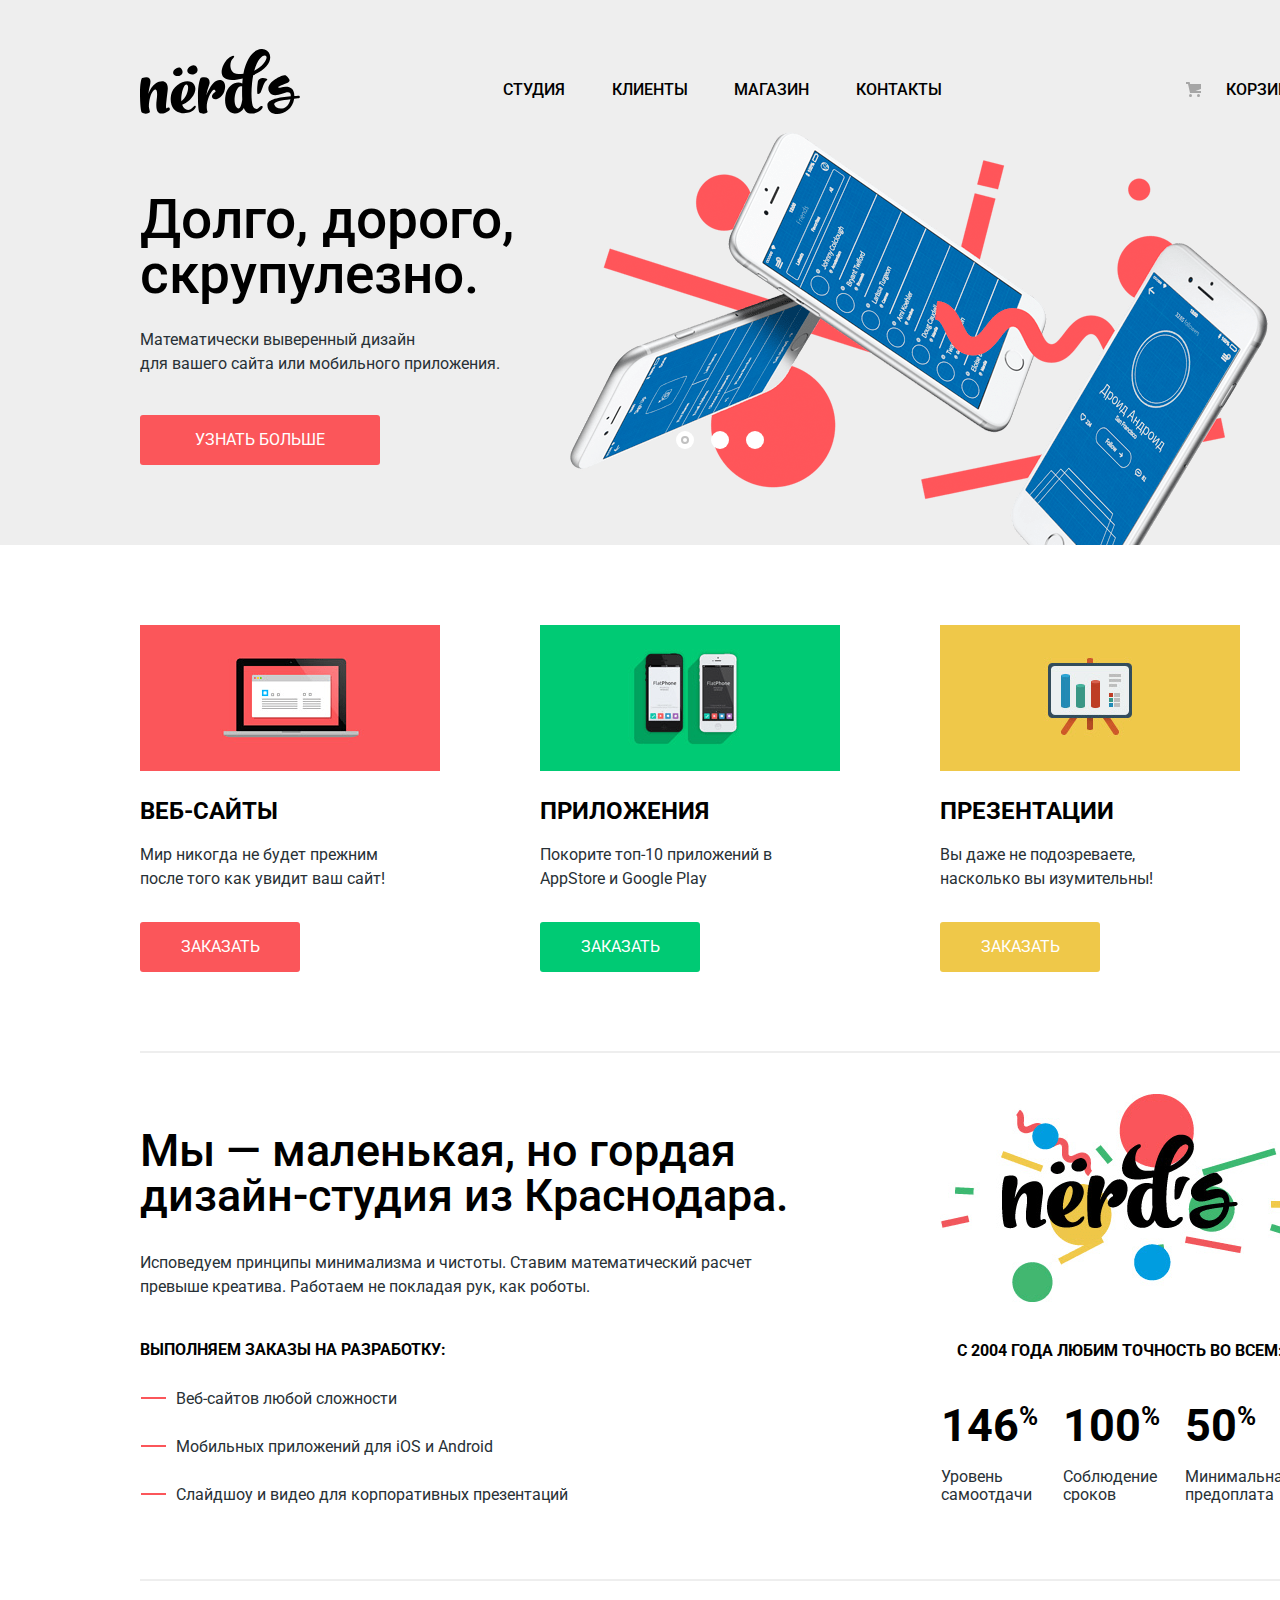
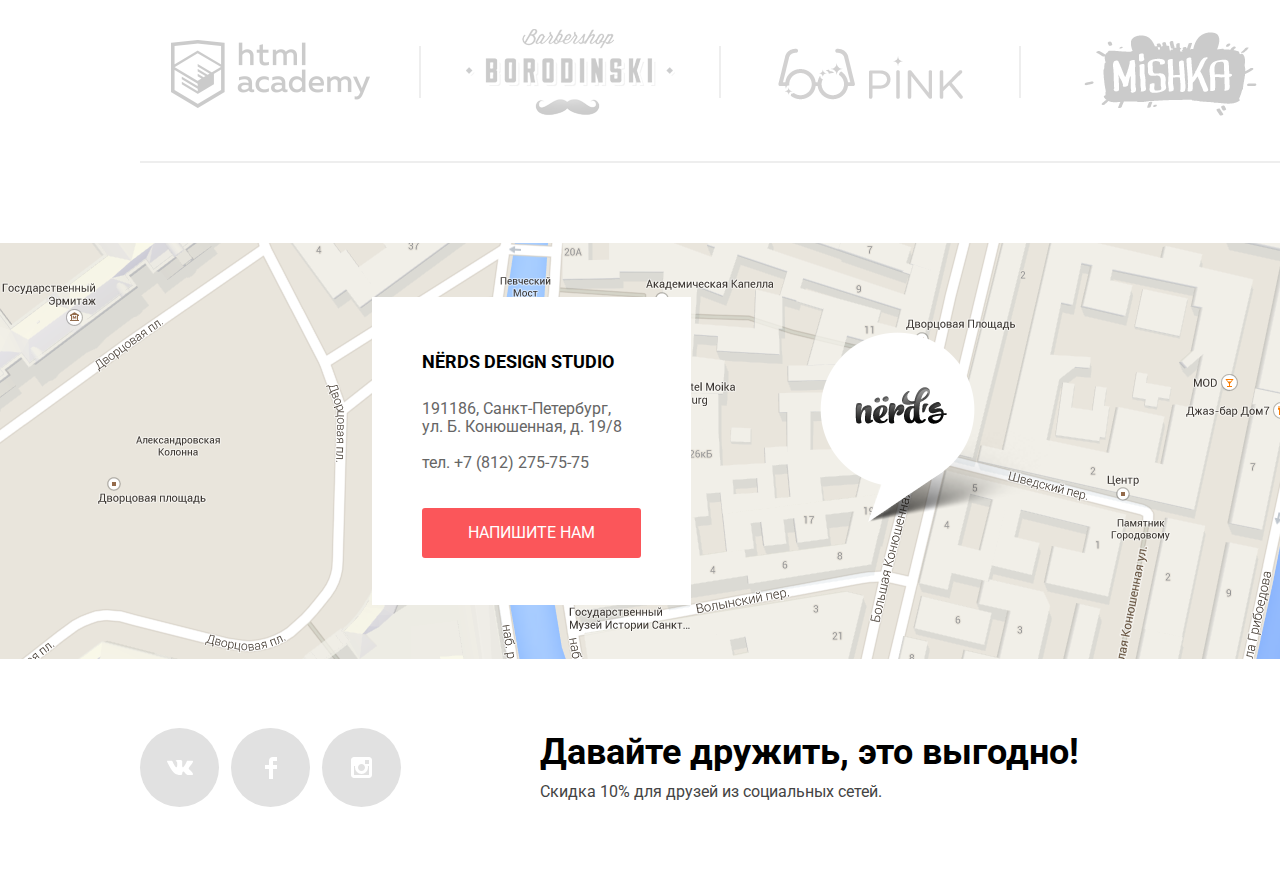
<file: index.html>
<!DOCTYPE html>
<html lang="en">
<head>
	<meta charset="UTF-8">
	<title>Проект Nёrds </title>
	<link href="https://fonts.googleapis.com/css?family=Roboto:400,500,700&amp;subset=cyrillic" rel="stylesheet">
	<link rel="stylesheet" href="css/normalize.min.css">
	<link rel="stylesheet" href="css/style.min.css">
</head>
<body>
	<div class="header-wrapper">
		<header class="page-header container">
			<a class="page-header__logo">
				<img class="nerds-logo" src="img/nerds-logo.svg" alt="Логотип сайта Nerds" width="160" height="65">
			</a>
			<nav class="page-header__menu">
				<ul class="nav-site">
					<li class="nav-site__item ">
						<a href="#" class="nav-site__link">Студия</a>
					</li>
					<li class="nav-site__item">
						<a href="#" class="nav-site__link">Клиенты</a>
					</li>
					<li class="nav-site__item">
						<a href="nerds-catalog.html" class="nav-site__link">Магазин</a>
					</li>
					<li class="nav-site__item">
						<a href="#" class="nav-site__link">Контакты</a>
					</li>
				</ul>
			</nav>
			<a class="page-header__basket" href="#">Корзина</a>
		</header>
	</div>

	<main class="main-page">
		<h1 class="visually-hidden">Дизайн-студия &#171;Nerds&#187;</h1>
		<div class="header-wrapper">
			<section class="advantages-slide container">
				<h2 class="visually-hidden">Преимущества нашей дизайн-студии</h2>
				<ul class="advantages-slide__list">
					<li class="advantages-slide__item advantages-slide__item--visible slide-maths">
						<div class="advantages-slide__text">
							<h3 class="advantages-slide__title">Долго, дорого, скрупулезно.</h3>
							<p class="advantages-slide__descr">Математически выверенный дизайн<br>для вашего сайта или мобильного приложения.</p>
							<a class="btn btn--slide" href="#">Узнать больше</a> 
						</div>
					</li>
					<li class="advantages-slide__item slide-dearly">
						<div class="advantages-slide__text">
							<h3 class="advantages-slide__title">Любим математику как никто другой</h3>
							<p class="advantages-slide__descr">Никакого креатива, только математические формулы<br>для расчета идеальных пропорций.</p>
							<a class="btn btn--slide" href="#">Узнать больше</a> 
						</div>
					</li>
					<li class="advantages-slide__item slide-hardcore">
						<div class="advantages-slide__text">
							<h3 class="advantages-slide__title">Только ночь, <br>только хардкор</h3>
							<p class="advantages-slide__descr">Работать днем, как все? Мы против этого.<br>Ближе к полуночи работа только начинается.</p>
							<a class="btn btn--slide" href="#">Узнать больше</a> 
						</div>
					</li>
				</ul>
				<div class="slide-toggles advantages-slide__toggles">
					<button class="slide-toggles__btn slide-toggles__btn--current">
						<span class="visually-hidden">Слайд №1</span>
					</button>
					<button class="slide-toggles__btn">
						<span class="visually-hidden">Слайд №2</span>
					</button>
					<button class="slide-toggles__btn">
						<span class="visually-hidden">Слайд №3</span>
					</button>
				</div>
			</section>
		</div>
		<div class="container">
			<section class="skills bottom-line">
				<h2 class="visually-hidden">Перечень услуг нашей дизайн-студии</h2>
				<ul class="skills__list">
					<li class="skills__item skills__item--website">
						<h3 class="skills__title">Веб-сайты</h3>
						<p class="skills__text">Мир никогда не будет прежним после того как увидит ваш сайт!</p>
						<a class="btn btn--red" href="#">Заказать</a>
					</li>
					<li class="skills__item skills__item--applications">
						<h3 class="skills__title">Приложения</h3>
						<p class="skills__text">Покорите топ-10 приложений в AppStore и Google Play</p>
						<a class="btn btn--green" href="#">Заказать</a>
					</li>
					<li class="skills__item skills__item--presentations">
						<h3 class="skills__title">Презентации</h3>
						<p class="skills__text">Вы даже не подозреваете, насколько вы изумительны!</p>
						<a class="btn btn--yellow" href="#">Заказать</a>
					</li>
				</ul>
			</section>

			<div class="about-us-columns bottom-line">
				<section class="about-us">
					<h2 class="visually-hidden">О нашей компании</h2>
					<p class="about-us__slogan">Мы — маленькая, но гордая дизайн-студия из Краснодара. </p>
					<p class="about-us__text">Исповедуем принципы минимализма и чистоты. Ставим математический расчет превыше креатива. Работаем не покладая рук, как роботы.</p>
					<h3 class="about-us__titel">Выполняем заказы на разработку:</h3>
					<ul class="about-us__list">
						<li class="about-us__item">Веб-сайтов любой сложности</li>
						<li class="about-us__item">Мобильных приложений для iOS и Android</li>
						<li class="about-us__item">Слайдшоу и видео для корпоративных презентаций</li>
					</ul>
				</section>

				<section class="our-strength"> 
					<h2 class="visually-hidden">Сильные стороны нашей дизайн-студии</h2>
					<img class="our-strength__logo" src="img/nerds-illustration-min.png" alt="Логотип студии Nerds" width="360" height="208">
					<table class="our-strength__stats stats-table">
						<caption class="stats-table__title">с 2004 года Любим точность во всем:</caption>
						<tr class="stats-table__column">
							<td class="stats-table__number">146<span class="stats-table__percentage">%</span>
							</td>
							<td class="stats-table__number">100<span class="stats-table__percentage">%</span>
							</td>
							<td class="stats-table__number">50<span class="stats-table__percentage">%</span>
							</td>
						</tr>
						<tr class="stats-table__column">
							<td class="stats-table__cell">Уровень самоотдачи</td>
							<td class="stats-table__cell">Соблюдение сроков</td>
							<td class="stats-table__cell">Минимальная предоплата</td>
						</tr>
					</table>
				</section>
			</div>
		</div>

		<section class="orders">
			<h2 class="visually-hidden">Наши выполненные заказы</h2>
			<ul class="orders__list">
				<li class="orders__item">
					<a class="orders__link" href="https://htmlacademy.ru/intensive/htmlcss">
						<img class="orders__logo" src="img/logo-1.png" alt="HTMLAcademy" width="199" height="68">
					</a>
				</li>
				<li class="orders__item">
					<a class="orders__link" href="#">
						<img class="orders__logo" src="img/logo-2.png" alt="Barbershop Borodinsky" width="209" height="90">
					</a>
				</li>
				<li class="orders__item">
					<a class="orders__link" href="#">
						<img class="orders__logo" src="img/logo-3.png" alt="Pink App" width="185" height="52">
					</a>
				</li>
				<li class="orders__item">
					<a class="orders__link" href="#">
						<img class="orders__logo" src="img/logo-4.png" alt="Mishka" width="173" height="84">
					</a>
				</li>
			</ul>
		</section>

		<section class="find-us">
			<h2 class="visually-hidden">Как нас найти</h2>
			<div class="find-us__descr">
				<h3 class="find-us__title">Nёrds design studio</h3>
				<p class="find-us__address">191186, Санкт-Петербург, ул. Б. Конюшенная, д. 19/8</p>
				<p class="find-us__contacts">
					<a class="find-us__phone" href="tel:+78122757575">тел. +7 (812) 275-75-75</a>
				</p>
				<a class="btn btn--find-us" href="#">Напишите нам</a>
			</div>
			<iframe class="map-iframe" src="https://www.google.com/maps/embed?pb=!1m18!1m12!1m3!1d1998.6036253003192!2d30.320858716180815!3d59.93871916905404!2m3!1f0!2f0!3f0!3m2!1i1024!2i768!4f13.1!3m3!1m2!1s0x4696310fca145cc1%3A0x42b32648d8238007!2z0JHQvtC70YzRiNCw0Y8g0JrQvtC90Y7RiNC10L3QvdCw0Y8g0YPQuy4sIDE5LzgsINCh0LDQvdC60YIt0J_QtdGC0LXRgNCx0YPRgNCzLCDQoNC-0YHRgdC40Y8sIDE5MTE4Ng!5e0!3m2!1sru!2sby!4v1536000863914" width="1440" height="416" allowfullscreen></iframe>
		</section>

		<section class="popup">
			<h2 class="visually-hidden">Форма обратной связи</h2>
			<h3 class="popup-title">Напишите нам</h3>
			<form class="popup-form" action="https://echo.htmlacademy.ru" method="post">
				<div class="popup-form__container">
					<p class="popup-form__input">
						<label class="input-text">Ваше имя:
							<input class="input-text__field" type="text" name="user_name" placeholder="Имя Фамилия">
						</label>
					</p>
					<p class="popup-form__input">
						<label class="input-text">Ваш e-mail:
							<input  class="input-text__field" type="email" name="user_mail" placeholder="email@example.com">
						</label>
					</p>
					<p class="popup-form__input popup-form__input--textarea">
						<label class="input-text">Текст письма:
							<textarea class="input-text__field input-text__field--textarea" name="user_mail-text" placeholder="В свободной форме"></textarea>
						</label>
					</p>
				</div>
				<div class="popup-form__btn">
					<button class="btn btn--popup" type="submit">Отправить</button>
				</div>
			</form>
				<button class="popup-сlose" type="button">
					<span class="visually-hidden">Закрыть форму</span>
				</button>
		</section>
		<div class="modal-overlay "></div>
	</main>

<footer class="page-footer container">
	<ul class="social-icons">
		<li class="social-icons__item">
			<a class="social-icons__link social-icons__link--vk" href="https://vk.com/">
				<span class="visually-hidden">ВКонтакте</span>
			</a>
		</li>
		<li class="social-icons__item">
			<a class="social-icons__link social-icons__link--facebook" href="https://www.facebook.com/">
				<span class="visually-hidden">Фейсбук</span>
			</a>
		</li>
		<li class="social-icons__item">
			<a class="social-icons__link social-icons__link--instagram" href="https://www.instagram.com/">
				<span class="visually-hidden">Инстаграмм</span>
			</a>
		</li>
	</ul>
	<div class="footer-slogan">
		<p class="footer-slogan__title">Давайте дружить, это выгодно!</p>
		<p class="footer-slogan__info">Скидка 10% для друзей из социальных сетей.</p>
	</div>
</footer>
<script src="js/script.min.js"> </script>
</body>
</html>
</file>
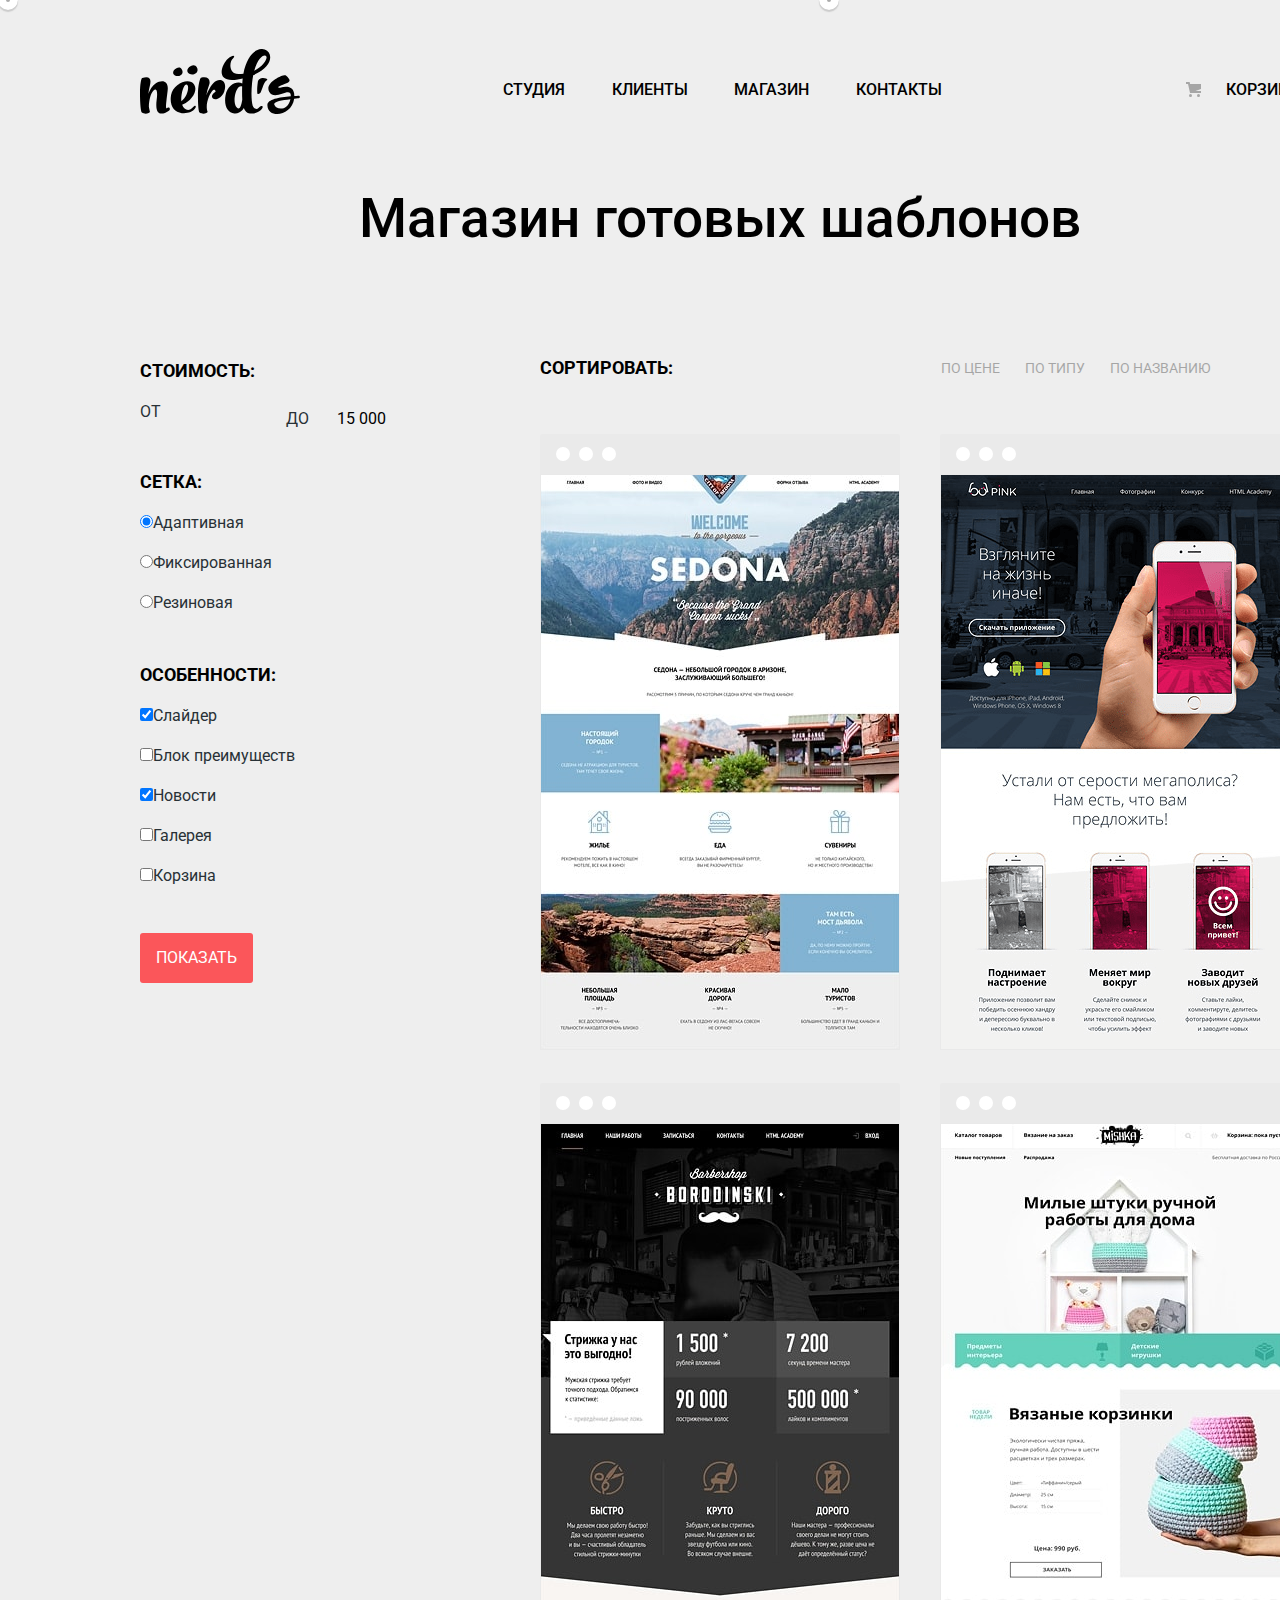
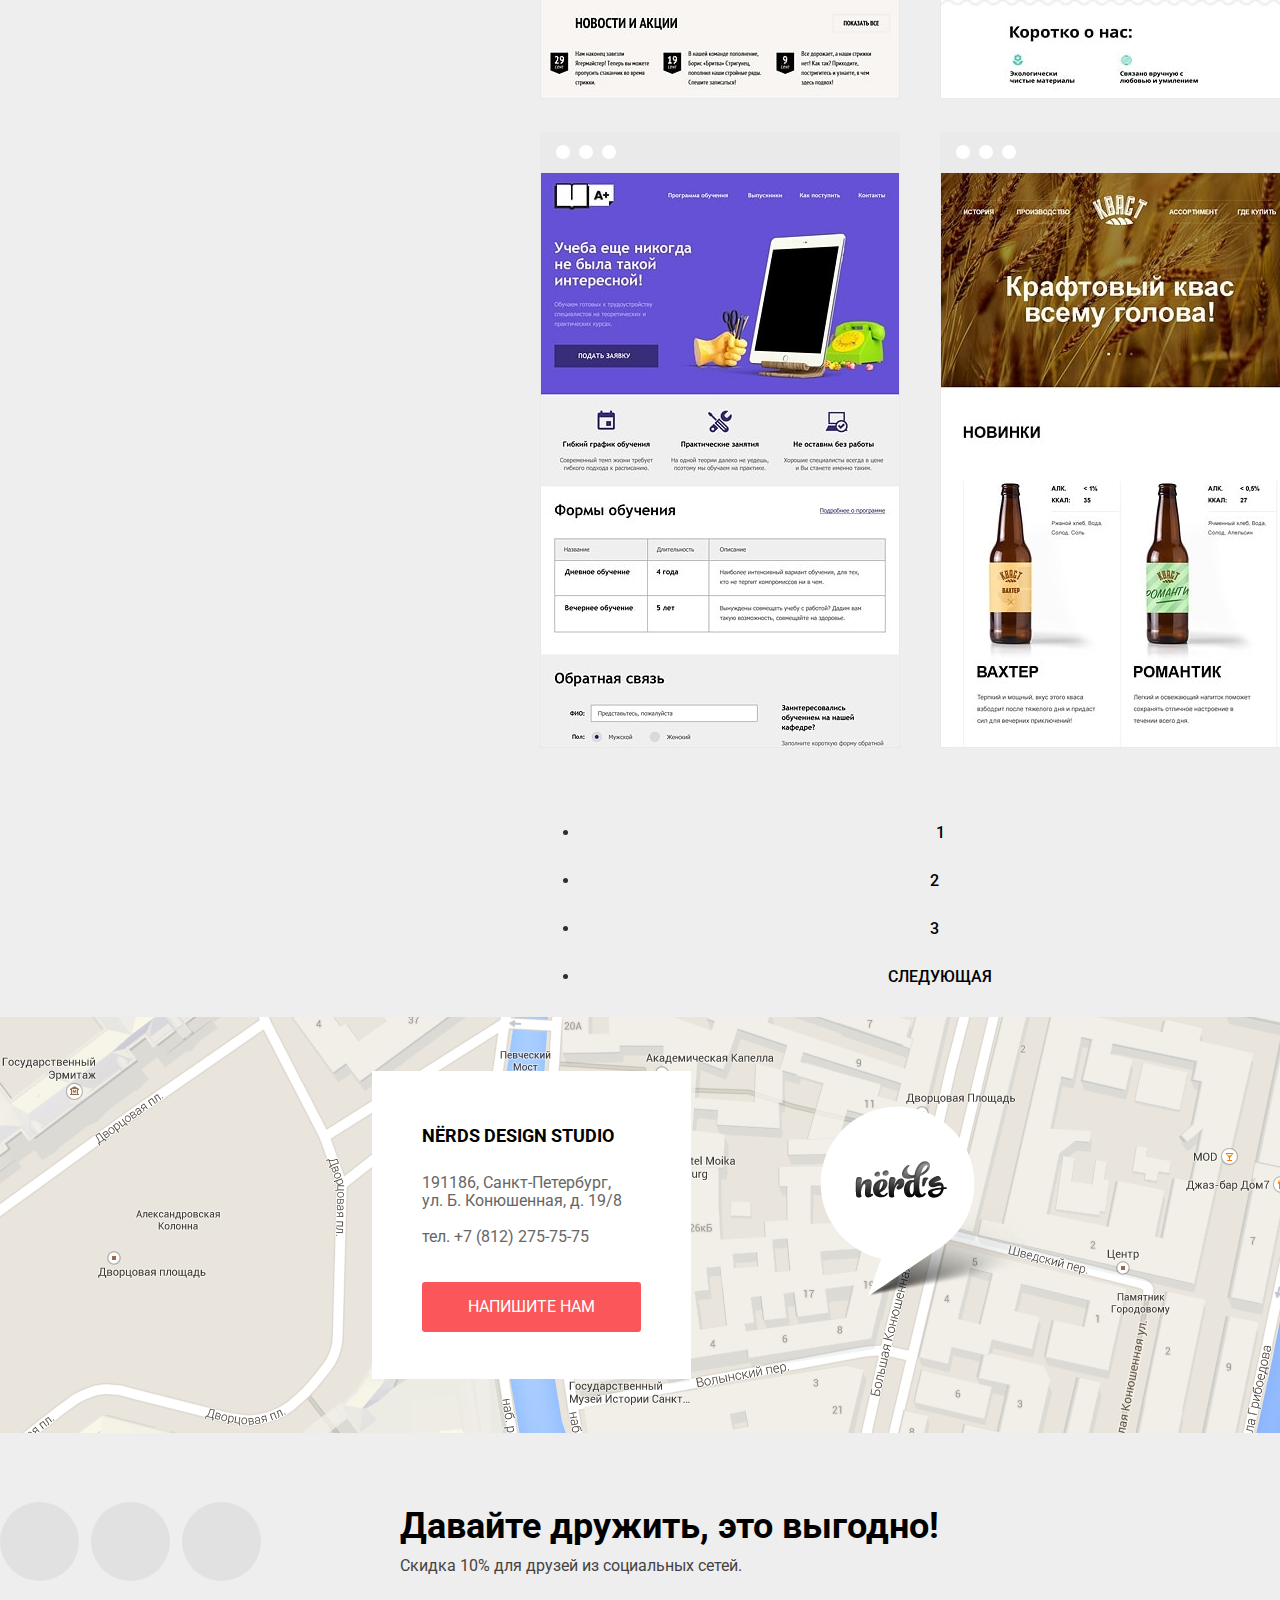
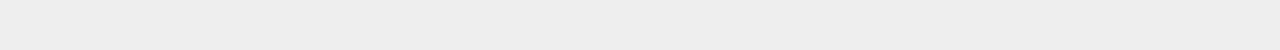
<file: nerds-catalog.html>
<!DOCTYPE html>
<html lang="en">
<head>
	<meta charset="UTF-8">
	<title>Проект Nёrds </title>
	<link href="https://fonts.googleapis.com/css?family=Roboto:400,500,700&amp;subset=cyrillic" rel="stylesheet">
	<link rel="stylesheet" href="css/normalize.css">
	<link rel="stylesheet" href="css/style.css">
</head>
<body>
	<div class="header-wrapper">
		<header class="page-header container">
			<a class="page-header__logo logo-active" href="index.html">
				<img class="nerds-logo" src="img/nerds-logo.svg" alt="Логотип сайта Nerds" width="160" height="65">
			</a>
			<nav class="page-header__menu">
				<ul class="nav-site">
					<li class="nav-site__item ">
						<a href="#" class="nav-site__link">Студия</a>
					</li>
					<li class="nav-site__item">
						<a href="#" class="nav-site__link">Клиенты</a>
					</li>
					<li class="nav-site__item">
						<a href="nerds-catalog.html" class="nav-site__link nav-site__item--current">Магазин</a>
					</li>
					<li class="nav-site__item">
						<a href="#" class="nav-site__link">Контакты</a>
					</li>
				</ul>
			</nav>
			<a class="page-header__basket" href="#">Корзина</a>
		</header>

	<main class="main-page">
		<h1 class="main-page__title">Магазин готовых шаблонов</h1>
		<div class="filter-catalog container">
			<section class="filter-catalog__grid">
				<h2 class="visually-hidden">Фильтр дизайн-проектов</h2>
				<form class="filter-form" action="https://echo.htmlacademy.ru" method="post">
					<fieldset class="filter-field">
						<legend class="filter-field__title">Стоимость:</legend>
						<div class="price-slider">
							<div class="price-slider__scale"></div>
							<button type="button" class="btn-range btn-range--from">
								<span class="visually-hidden">Диапазон цены от</span>
							</button>
							<button type="button" class="btn-range btn-range--up">
								<span class="visually-hidden">Диапазон цены до</span>
							</button>
						</div>
						<div class="price-outputs">
							<label class="price-outputs__label">От
							</label>
							<label class="price-outputs__label">До
								<input class="price-outputs__input" type="text" name="priceday-up" value="15 000">
							</label>
						</div>
					</fieldset>
					<fieldset class="filter-field">
						<legend class="filter-field__title">Сетка:</legend>
						<ul class="grid-list">
							<li class="grid-item">
								<label class="grid-label">
									<input class="grid-radio" type="radio" name="grid-site" value="Adaptive" checked >Адаптивная
								</label>
							</li>
							<li class="grid-item">
								<label class="grid-label">
									<input class="grid-radio" type="radio" name="grid-site" value="Fixed">Фиксированная
								</label>
							</li>
							<li class="grid-item">
								<label class="grid-label">
									<input class="grid-radio" type="radio" name="grid-site" value="Rubber">Резиновая
								</label>
							</li>
						</ul>
					</fieldset>
					<fieldset class="filter-field">
						<legend class="filter-field__title">Особенности:</legend>
						<ul class="grid-list">
							<li class="grid-item">
								<label class="grid-label">
									<input class="grid-checkbox" type="checkbox" name="slider" checked>Слайдер
								</label>
							</li>
							<li class="grid-item">
								<label class="grid-label">
									<input class="grid-checkbox" type="checkbox" name="advantages">Блок преимуществ
								</label>
							</li>
							<li class="grid-item">
								<label class="grid-label">
									<input class="grid-checkbox" type="checkbox" name="news" checked>Новости
								</label>
							</li>
							<li class="grid-item">
								<label class="grid-label">
									<input class="grid-checkbox" type="checkbox" name="gallery">Галерея
								</label>
							</li>
							<li class="grid-item">
								<label class="grid-label">
									<input class="grid-checkbox" type="checkbox" name="basket">Корзина
								</label>
							</li>
						</ul>
					</fieldset>
					<button type="submit" class="btn btn--form">Показать</button>
				</form>
			</section>
			<section class="filter-catalog__find">
				<h2 class="visually-hidden">Шаблоны дизайн-проектов</h2>
				<div class="sorting">
					<p class="sorting__title">Сортировать:</p>
					<ul class="sorting__list">
						<li class="sorting__item">
							<a class="sorting__link sorting__link--current" href="#">По цене</a>
						</li>
						<li class="sorting__item">
							<a class="sorting__link" href="#">По типу</a>
						</li>
						<li class="sorting__item">
							<a class="sorting__link" href="#">По названию</a>
						</li>
					</ul>
					<ul class="sorting-arrow">
						<li class="sorting-arrow__item">
							<a class="sorting-arrow__link sorting-arrow__link--down" href="#">
								<span class="visually-hidden">По убыванию</span>
							</a>
						</li>
						<li class="sorting-arrow__item">
							<a class="sorting-arrow__link sorting-arrow__link--up" href="#">
								<span class="visually-hidden">По возрастанию</span>
							</a>
						</li>
					</ul>
				</div>
				<div class="card-find">
					<ul class="card-find__list">
						<li class="card-find__item">
							<img class="card-find__img" src="img/img-sedona.jpg-min.jpg" alt="Sedona информационный сайт для туристов" width="360" height="576">
							<div class="card-find__descr">
								<h3 class="card-find__title"> 
									<a href="#">Sedona</a>
								</h3>
								<p class="card-find__text">Информационный сайт для&nbsp;туристов</p>
								<a class="btn btn--card" href="#">9 900 руб.</a>
							</div>
						</li>
						<li class="card-find__item">
							<img class="card-find__img" src="img/img-pink.jpg-min.png" alt="Pink app Продуктовый лендинг приложения для iOS и Android" width="360" height="576">
							<div class="card-find__descr">
								<h3 class="card-find__title"> 
									<a href="#">Pink app</a>
								</h3>
								<p class="card-find__text">Продуктовый лендинг приложения для iOS и Android</p>
								<a class="btn btn--card" href="#">9 900 руб.</a>
							</div>
						</li>
						<li class="card-find__item">
							<img class="card-find__img" src="img/img-barbershop.jpg-min.jpg" alt="Barbershop Сайт салона красоты" width="360" height="576">
							<div class="card-find__descr">
								<h3 class="card-find__title"> 
									<a href="#">Barbershop</a>
								</h3>
								<p class="card-find__text">Сайт салона красоты. Для&nbsp;мужчин, да.</p>
								<a class="btn btn--card" href="#">9 900 руб.</a>
							</div>
						</li>
						<li class="card-find__item">
							<img class="card-find__img" src="img/img-mishka.jpg-min.jpg" alt="Mishka Интернет-магазин вязаных игрушек" width="360" height="576">
							<div class="card-find__descr">
								<h3 class="card-find__title"> 
									<a href="#">Mishka</a>
								</h3>
								<p class="card-find__text">Интернет-магазин вязаных&nbsp;игрушек</p>
								<a class="btn btn--card" href="#">9 900 руб.</a>
							</div>
						</li>
						<li class="card-find__item">
							<img class="card-find__img" src="img/img-aplus.jpg-min.jpg" alt="A plus Лендинг курсов повышения квалификации" width="360" height="576">
							<div class="card-find__descr">
								<h3 class="card-find__title"> 
									<a href="#">A plus</a>
								</h3>
								<p class="card-find__text">Лендинг курсов повышения квалификации</p>
								<a class="btn btn--card" href="#">9 900 руб.</a>
							</div>
						</li>
						<li class="card-find__item">
							<img class="card-find__img" src="img/img-kvast.jpg-min.jpg" alt="Кваст Промо-сайт производителя крафтового кваса" width="360" height="576">
							<div class="card-find__descr">
								<h3 class="card-find__title"> 
									<a href="#">Кваст</a>
								</h3>
								<p class="card-find__text">Промо-сайт производителя крафтового кваса</p>
								<a class="btn btn--card" href="#">9 900 руб.</a>
							</div>
						</li>
					</ul>
				</div>
				<div class=pagination">
					<ul class=pagination__list">
						<li class=pagination__item">
							<a class="pagination__link page-number__link--current" href="#">1</a>
						</li>
						<li class="pagination__item">
							<a class="pagination__link" href="#">2</a>
						</li>
						<li class="pagination__item">
							<a class="pagination__link" href="#">3</a>
						</li>
						<li class="pagination__item">
							<a class="pagination__link page-number__link--big" href="#">Следующая</a>
						</li>
					</ul>
				</div>
			</section>
		</div>

		<section class="find-us">
			<h2 class="visually-hidden">Как нас найти</h2>
			<div class="find-us__descr">
				<h3 class="find-us__title">Nёrds design studio</h3>
				<p class="find-us__address">191186, Санкт-Петербург, ул. Б. Конюшенная, д. 19/8</p>
				<p class="find-us__contacts">
					<a class="find-us__phone" href="tel:+78122757575">тел. +7 (812) 275-75-75</a>
				</p>
				<a class="btn btn--find-us" href="#">Напишите нам</a>
			</div>
		</section>
		<section class="popup">
			<h2 class="visually-hidden">Форма обратной связи</h2>
			<h3 class="popup-title">Напишите нам</h3>
			<form class="popup-form" action="https://echo.htmlacademy.ru" method="post">
				<div class="popup-form__container">
					<p class="popup-form__input">
						<label class="input-text">Ваше имя:
							<input  class="input-text_field" type="text" name="user_name" placeholder="Имя Фамилия">
						</label>
					</p>
					<p class="popup-form__input">
						<label class="input-text">Ваш e-mail:
							<input  class="input-text_field" type="text" name="user_mail" placeholder="email@example.com">
						</label>
					</p>
					<p class="popup-form__input">
						<label class="input-text">Текст письма:
							<textarea class="input-text_field input-text_field--textarea" name="user_mail-text" placeholder="В свободной форме"></textarea>
						</label>
					</p>
					<div class="popup-form_btn">
						<button class="btn btn--popup" type="submit">Отправить</button>
					</div>
				</div>
			</form>
			<div class="popup-сlose">
				<button class="btn btn--popup-сlose" type="button">
				<span class="visually-hidden">Закрыть форму</span>
				</button>
			</div>
		</section>
	</main>

<footer class="page-footer">
	<ul class="social-icons">
		<li class="social-icons__item">
			<a class="social-icons__link" href="#">
				<span class="visually-hidden">ВКонтакте</span>
			</a>
		</li>
		<li class="social-icons__item">
			<a class="social-icons__link" href="#">
				<span class="visually-hidden">Фейсбук</span>
			</a>
		</li>
		<li class="social-icons__item">
			<a class="social-icons__link" href="#">
				<span class="visually-hidden">Инстаграмм</span>
			</a>
		</li>
	</ul>
	<div class="footer-slogan">
		<p class="footer-slogan__title">Давайте дружить, это выгодно!</p>
		<p class="footer-slogan__info">Скидка 10% для друзей из социальных сетей.</p>
	</div>
</footer>
</body>
</html>
</file>
<file: css/style.css>
*, *::before, *::after {
	-webkit-box-sizing: inherit;
	        box-sizing: inherit;
}
html {
	-webkit-box-sizing: border-box;
	        box-sizing: border-box;
}
.content-box-component {
	-webkit-box-sizing: content-box;
	        box-sizing: content-box; 
}

body {
	margin: 0;
	padding: 0;
	font-family: "Roboto", Arial, sans-serif;
	font-size: 16px;
	line-height: 24px;
	font-weight: 400;
	color: #283136;
	background-color: #ffffff;
	min-width: 1440px;
}

a {
	text-decoration: none;
}

img {
	max-width: 100%;
	height: auto;
}

.visually-hidden:not(:focus):not(:active),
input[type="checkbox"].visually-hidden,
input[type="radio"].visually-hidden {
	position: absolute;

	width: 1px;
	height: 1px;
	margin: -1px;
	border: 0;
	padding: 0;

	white-space: nowrap;

	-webkit-clip-path: inset(100%);

	        clip-path: inset(100%);
	clip: rect(0 0 0 0);
	overflow: hidden;
}

.container {
	width: 1200px;
	margin: 0 auto;
	padding: 0 20px;
}

.header-wrapper {
	width: 100%;
	background-color: #eeeeee;
}

.page-header {
	display: -webkit-box;

	display: -ms-flexbox;

	display: flex;
	-webkit-box-pack: justify;
	    -ms-flex-pack: justify;
	        justify-content: space-between;
	-webkit-box-align: center;
	    -ms-flex-align: center;
	        align-items: center;
	padding-top: 49px;
}

.page-header__logo {
	width: 160px;
	margin-right: auto;
}

.logo-active:hover {
	opacity: 0.8;
}

.logo-active:active {
	opacity: 0.3;
}


.page-header__menu {
	margin-right: auto;
	padding-top: 10px;
}

.nav-site {
	list-style: none;
	margin: 0;
	padding: 0;
	width: 450px;
	display: -webkit-box;
	display: -ms-flexbox;
	display: flex;
	-webkit-box-pack: justify;
	    -ms-flex-pack: justify;
	        justify-content: space-between;
	-ms-flex-wrap: wrap;
	    flex-wrap: wrap;
}

.nav-site__item {
	padding-right: 11px;
}

.nav-site__link {
	display: block;
	color: #000000;
	line-height: 30px;
	font-weight: 500;
	text-transform: uppercase;
	padding: 4px 0;
}

.nav-site__link--current {
	border-bottom: 2px solid #fb565a;
}

.page-header__basket {
	position: relative;
	padding-left: 70px;
	padding-top: 10px;
	color: #000000;
	line-height: 30px;
	font-weight: 500;
	text-transform: uppercase;
}

.page-header__basket::before {
	content: "";
	display: block;
	width: 15px;
	height: 15px;
	background-image: url("../img/cart-icon.svg");
	background-repeat: no-repeat;
	background-size: cover;
	position: absolute;
	top: 17px;
	left: 30px;
}

.nav-site__link:hover,
.page-header__basket:hover {
	color: #fb565a;
}

.nav-site__link:active,
.page-header__basket:active {
	color: #ababab;
}

.nav-site__item--current:not([href]){
	color: #000000;
}

.advantages-slide {
	position: relative;
	margin-bottom: 80px;
}

.advantages-slide__list {
	margin: 0;
	padding: 0;
	list-style: none;
}


.advantages-slide__text {
	width: 550px;
	padding-top: 71px;
	/* padding-bottom: 24px; */
}


.advantages-slide__title {
	margin: 0;
	margin-bottom: 26px;
	color: #000000;
	font-size: 55px;
	font-weight: 500;
	line-height: 55px;
}

.advantages-slide__descr {
	margin: 0;
	margin-bottom: 39px;
	font-size: 16px;
	font-weight: 400;
	line-height: 24px;
}

.advantages-slide__item {
	min-height: 424px;
	background-repeat: no-repeat;
	background-position: 93% 100%;
	display: none;
}

.advantages-slide__item--visible {
	display: block;
}

.slide-maths {
	background-image: url("../img/slide1-min.png");
	background-size: 698px 413px;
}

.slide-dearly {
	background-image: url("../img/slide2-min.png");
	background-size: 663px 430px;
}

.slide-hardcore {
	background-image: url("../img/slide3-min.png");
	background-size: 759px 411px;
}

.btn {
	display: inline-block;
	vertical-align: middle;
	padding: 16px;
	margin-right: 10px;
	border: none;
	border-radius: 3px;
	font: inherit;
	text-align: center;
	color: #ffffff;
	font-size: 16px;
	line-height: 18px;
	text-transform: uppercase;
	background-color: #fb565a;
	cursor: pointer;
	-webkit-user-select: none;
	   -moz-user-select: none;
	    -ms-user-select: none;
	        user-select: none;
}

.btn:hover {
	background-color: #e74246;

}

.btn:active {
	background-color: #d7373b;
	-webkit-box-shadow: inset 0 3px 0 rgba(0, 1, 1, 0.1);
	        box-shadow: inset 0 3px 0 rgba(0, 1, 1, 0.1);
	color: rgba(255,255,255,0.3) 
}

.btn--slide {
	width: 240px;
	margin: 0 5px 39px 0;
}

.slide-toggles {
	width: 88px;
	position: absolute;
	bottom: 96px;
	left: 556px;
	display: -webkit-box;
	display: -ms-flexbox;
	display: flex;
	-webkit-box-pack: justify;
	    -ms-flex-pack: justify;
	        justify-content: space-between;
}

.slide-toggles__btn {
	width: 18px;
	height: 18px;
	border: none;
	border-radius: 50%;
	background-color: #fff;
	padding: 5px;
	cursor: pointer;
}

.slide-toggles__btn--current::before {
	content: "";
	display: block;
	position: relative;
	width: 8px;
	height: 8px;
	border-radius: 50%;
	border: 2px solid #c1c1c1;
}

.skills {
	position: relative;
	margin-bottom: 41px;
}

.skills__list {
	margin: 0;
	padding: 0;
	list-style: none;
	width: 1100px;
	display: -webkit-box;
	display: -ms-flexbox;
	display: flex;
	-webkit-box-pack: justify;
	    -ms-flex-pack: justify;
	        justify-content: space-between;
	-ms-flex-wrap: wrap;
	    flex-wrap: wrap;
}

.skills__item {
	width: 300px;
	padding-bottom: 81px;
}

.skills__item::before {
	content: "";
	display: block;
	width: 300px;
	height: 146px;
	margin-bottom: 25px;
	background-repeat: no-repeat;
	background-position: center;
}

.skills__item--website::before {
	background-image: url("../img/website.png"); 
	background-color: #fb565a;
}

.skills__item--applications::before {
	background-image: url("../img/applications.png"); 
	background-color: #00ca74;
}

.skills__item--presentations::before {
	background-image: url("../img/presentations.png"); 
	background-color: #efc849;
}

.skills__title {
	color: #000000;
	font-size: 24px;
	font-weight: 700;
	line-height: 30px;
	text-transform: uppercase;
	margin:  0;
	margin-bottom: 17px;
}

.skills__text {
	margin: 0px 30px 31px 0;
}

.btn--red,
.btn--green,
.btn--yellow {
	width: 160px;
}

.btn--green {
	background-color: #00ca74;
}

.btn--yellow{
	background-color: #efc849;
}

.btn--green:hover {
	background-color: #00bc6c;
}

.btn--yellow:hover {
	background-color: #eab534;
}

.btn--green:active {
	background-color: #00aa62;
}

.btn--yellow:active {
	background-color: #e5a722;
}

.bottom-line::after {
	content: "";
	position: absolute;
	display: block;
	width: 100%;
	height: 2px;
	background-color: #eeeeee;
	bottom: 0;
	left: 0;
}

/*             about-us            */

.about-us-columns {
	width: 1160px;
	display: -webkit-box;
	display: -ms-flexbox;
	display: flex;
	-webkit-box-pack: justify;
	    -ms-flex-pack: justify;
	        justify-content: space-between;
	position: relative;
	padding-bottom: 50px;
	margin-bottom: 30px;
}

.about-us {
	width: 660px;
	padding-top: 34px;
}

.about-us__slogan {
	color: #000000;
	font-size: 45px;
	font-weight: 500;
	line-height: 45px;
	margin: 0;
	margin-bottom: 33px;
}

.about-us__text {
	margin: 0;
	margin-bottom: 39px;
}

.about-us__titel {
	color: #000000;
	font-weight: 700;
	text-transform: uppercase;
	margin:  0;
	margin-bottom: 25px;
	font-size: 16px;
}

.about-us__list {
	margin: 0;
	padding-left: 36px;
	list-style: none;
}


.about-us__item {
	margin-bottom: 24px;
	position: relative;
}

.about-us__item::before {
	content: "";
	position: absolute;
	top: 10px;
	left: -35px;
	width: 25px;
	height: 2px;
	background-color: #fb565a;
}

/*             our-strength          */

.our-strength__logo {
	display: block;
	margin: auto;
	margin-bottom: 37px;
}

.stats-table {
	border-collapse: collapse;
	width: 360px;
}

.stats-table__title {
	color: #000000;
	font-weight: 700;
	text-transform: uppercase;
	margin-bottom: 47px;
}

.stats-table__number {
	color: #000000;
	font-size: 45px;
	font-weight: 700;
	line-height: 10px;
	padding-right: 21px;
}

.stats-table__percentage {
	font-size: 26px;
	vertical-align: super;
}

.stats-table__cell {
	line-height: 18px;
	padding-top: 36px;
}

/*             orders          */

.orders {
	position: relative;
	width: 1200px;
	padding-top: 13px;
	margin: 0 auto;
	margin-bottom: 80px;
	-webkit-user-select: none;
	   -moz-user-select: none;
	    -ms-user-select: none;
	        user-select: none;
}

.orders::after {
	content: "";
	display: block;
	width: 1160px;
	height: 2px;
	background-color: #eeeeee;
	margin: 0 auto;
}


.orders__list {
	list-style: none;
	margin: 0;
	padding: 0;

	display: -webkit-box;

	display: -ms-flexbox;

	display: flex;
	-ms-flex-wrap: wrap;
	    flex-wrap: wrap;
	-webkit-box-pack: center;
	    -ms-flex-pack: center;
	        justify-content: center;
	-webkit-box-align: center;
	    -ms-flex-align: center;
	        align-items: center;
}

.orders__item {
	padding-bottom: 37px;
	position: relative;
}

.orders__link {
	display: -webkit-box;
	display: -ms-flexbox;
	display: flex;
	-webkit-box-pack: center;
	    -ms-flex-pack: center;
	        justify-content: center;
	width: 300px;
	height: 100px;
	-webkit-box-align: center;
	    -ms-flex-align: center;
	        align-items: center;
	opacity: 0.2;
}

.orders__link:hover {
	opacity: 1;
}

.orders__link:active {
	opacity: 0.1;
}

.orders__item:not(:nth-child(1)):not(:nth-child(5)):not(:nth-child(9))::before {
	content: "";
	position: absolute;
	top: 22px;
	left: -1px;
	width: 2px;
	height: 52px;
	display: block;
	background-color: #eeeeee;
}

/*--------find-us----------*/

.find-us {
	min-height: 416px;
	margin-bottom: 69px;
	background-image: url("../img/map.png");
	background-repeat: no-repeat;
	background-position: center;
	background-size: cover;
	background-color: #eee;
	position: relative;
}

.find-us__descr {
	position: absolute;
	width: 319px;
	height: 308px;
	background-color: #fff;
	top: 13%;
	left: 372px;
	padding: 50px 60px 10px 50px;
}


.find-us__title {
	color: #000000;
	font-size: 18px;
	font-weight: 700;
	line-height: 30px;
	text-transform: uppercase;

	margin:0;
	margin-bottom: 23px;
}

.find-us__address {
	color: #666666;
	line-height: 18px;

	margin: 0;
	margin-bottom: 15px;
}

.find-us__contacts {
	margin: 0;
	margin-bottom: 33px;
}

.find-us__phone {
	font: inherit;
	color: #666666;
	line-height: 18px;
}

.btn--find-us {
	width: 219px;
}

.map-iframe {
	display: block;
	width: 100%;
	min-height: 416px;
	border: 0;
}

/*--------------popup---------------*/


.popup {
	display: none;
	width: 960px;
	min-height: 581px;
	padding: 60px 100px 80px;
	position: fixed;
	top: 50%;
	left: 50%;
	margin-top: -290px;
	margin-left: -480px;
	background-color: #fff;
	-webkit-box-shadow: 0 20px 40px rgba(0, 1, 1, 0.75);
	        box-shadow: 0 20px 40px rgba(0, 1, 1, 0.75);
	z-index: 3;
}

.popup--show {
	display: block;
}

.popup-title {
	color: #000000;
	font-size: 45px;
	font-weight: 500;
	line-height: 45px;
	margin: 0;
	margin-bottom: 35px;
}

.popup-form {
	width: 760px;
}

.popup-form__container {
	display: -webkit-box;
	display: -ms-flexbox;
	display: flex;
	-webkit-box-pack: justify;
	    -ms-flex-pack: justify;
	        justify-content: space-between;
	-ms-flex-wrap: wrap;
	    flex-wrap: wrap;
	-webkit-user-select: none;
	   -moz-user-select: none;
	    -ms-user-select: none;
	        user-select: none;
}

.popup-form__input {
	width: 360px;
	margin: 0;
	margin-bottom: 30px;
}

.popup-form__input--textarea {
	margin-bottom: 47px;
	width: 100%;
}

.input-text {
	color: #000000;
	font-size: 16px;
	font-weight: 700;
	line-height: 18px;
}

.btn--popup {
	width: 260px;
}

.input-text__field {
	font-size: 16px;
	color: rgba(68, 68, 68, 0.5);
	font-weight: 400;
	line-height: 18px;

	display: block;
	width: 100%;
	padding: 15px;
	padding-top: 13px; 
	margin-top: 7px;

	border: 2px solid #d7dcde;
	border-radius: 3px;
}

.input-text__field--textarea {
	resize: none;
	height: 118px;
}

.input-text__field:hover{
	border-color: #b4b9bb;
}

.input-text__field:focus,
.input-text__field:focus::placeholder {
	color: #444444;
	border-color: #000000;
}

.input-text__field:invalid {
	border-color: #e74246;
	color: #e74246;
}


.popup--error {
	-webkit-animation: shake 0.6s;
			  animation: shake 0.6s;
}

@keyframes shake {
	0%,
	100% {
		transform: translateX(0);
	}

	10%,
	30%,
	50%,
	70%,
	90% {
		transform: translateX(-10px);
	}

	20%,
	40%,
	60%,
	80% {
		transform: translateX(10px);
	}
}

.popup-сlose {
	position: absolute;
	top: 65px;
	right: 86px;
	width: 30px;
	height: 30px;
	border: 0;
	cursor: pointer;
	background-color: transparent;
	opacity: 0.3;
}

.popup-сlose:hover,
.popup-сlose:focus {
	opacity: 1;
}

.popup-сlose:active {
	opacity: 0.1;
	outline: none;
}

.popup-сlose::before,
.popup-сlose::after {
	content: "";
	position: absolute;
	top: 13px;
	left: 2px;

	width: 27px;
	height: 4px;
	background-color: #fb565a;
}

.popup-сlose::before {
	-webkit-transform: rotate(45deg);
	    -ms-transform: rotate(45deg);
	        transform: rotate(45deg);
}

.popup-сlose::after {
	-webkit-transform: rotate(-45deg);
	    -ms-transform: rotate(-45deg);
	        transform: rotate(-45deg);
}

.modal-overlay {
	display: none;
	position: fixed;
	top: 0;
	left: 0;

	width: 100%;
	height: 100%;

	z-index: 2;
	background-color: rgba(100,100,100,.3);
}

.modal-overlay--show {
 display: block;
}

/*-------page-footer--------*/

.page-footer {
	min-height: 148px;
	display: -webkit-box;
	display: -ms-flexbox;
	display: flex;
	-ms-flex-wrap: wrap;
	    flex-wrap: wrap;
}

.social-icons {
	margin: 0;
	padding: 0;
	list-style: none;
	width: 380px;
	display: -webkit-box;
	display: -ms-flexbox;
	display: flex;
	-ms-flex-wrap: wrap;
	    flex-wrap: wrap;
	margin-right: 20px;
}

.social-icons__item {
	margin-right: 12px;
}

.social-icons__link {
	width: 79px;
	height: 79px;
	border-radius: 50%;
	background-color: #e1e1e1;

	display: -webkit-box;

	display: -ms-flexbox;

	display: flex;
	-webkit-box-pack: center;
	    -ms-flex-pack: center;
	        justify-content: center;
	-webkit-box-align: center;
	    -ms-flex-align: center;
	        align-items: center;
}

.social-icons__link:hover {
	background-color: #e74246;
}

.social-icons__link:active {
	-webkit-box-shadow: inset 0 3px 0 rgba(0, 1, 1, 0.1);
	        box-shadow: inset 0 3px 0 rgba(0, 1, 1, 0.1);
	background-color: #d7373b;
}

.social-icons__link--vk::before  {
	background-image: url("../img/vk-icon.svg");
}

.social-icons__link--facebook::before  {
	background-image: url("../img/fb-icon.svg");
}

.social-icons__link--instagram::before  {
	background-image: url("../img/insta-icon.svg");
}

.social-icons__link--vk::before,
.social-icons__link--facebook::before,
.social-icons__link--instagram::before {
	content: "";
	width: 30px;
	height: 30px;
	background-repeat: no-repeat;
	background-position: center;
}

.social-icons__link--vk:active::before ,
.social-icons__link--facebook:active::before ,
.social-icons__link--instagram:active::before{
	opacity: 0.3;
}

.footer-slogan {
	width: 580px;
	margin-right: auto;
	padding-top: 6px;
}

.footer-slogan__title {
	color: #000000;
	font-size: 36px;
	font-weight: 700;
	line-height: 36px;

	margin: 0;
	margin-bottom: 10px;
}

.footer-slogan__info {
	color: #444444;
	margin: 0;
}

/*----------nerds-catalog-----------*/

.header-wrapper--inner {
	margin-bottom: 54px;
}

.main-page__title {
	color: #000000;
	font-size: 55px;
	font-weight: 500;
	line-height: 55px;
	width: 1200px;
	min-height: 235px;
	margin: 0 auto;
	padding: 70px 20px 30px;
	text-align: center;
}

.filter-catalog {
	display: -webkit-box;
	display: -ms-flexbox;
	display: flex;
	-webkit-box-pack: justify;
	    -ms-flex-pack: justify;
	        justify-content: space-between;
}

.filter-catalog__grid {
	width: 300px;
	-webkit-user-select: none;
	   -moz-user-select: none;
	    -ms-user-select: none;
	        user-select: none;
}

.filter-form {
	width: 261px;
}

.filter-field {
	border: none;
	margin: 0;
	padding: 0;
	margin-bottom: 29px;
}

.filter-field__title {
	color: #000000;
	font-size: 18px;
	font-weight: 700;
	line-height: 30px;
	text-transform: uppercase;
	margin: 0;
	margin-bottom: 14px;
	word-wrap: break-word;
}

.price-scale {
	width: 260px;
	background-color: #eeeeee;
	height: 80px;
	margin-bottom: 14px;

	display: -webkit-box;

	display: -ms-flexbox;

	display: flex;
	-webkit-box-pack: center;
	    -ms-flex-pack: center;
	        justify-content: center;
	-webkit-box-align: center;
	    -ms-flex-align: center;
	        align-items: center;
}

.price-scale__box {
	width: 219px;
	height: 2px;
	background-color: #d7dcde;
	position: relative;
}

.price-scale__box-min {
	width: 64%;
	height: 2px;
	background-color: #00ca74;
}

.btn-range {
	position: absolute;
	display: block;
	top: -10px;
	left: -2px;
	width: 20px;
	height: 20px;
	background-color: #ababab;
	border: none;
	border-radius: 50%;
	-webkit-box-shadow: inset 0 0 0 8px #fff, 0 2px 1px 0px rgba(171, 171, 171, 0.5);
	        box-shadow: inset 0 0 0 8px #fff, 0 2px 1px 0px rgba(171, 171, 171, 0.5);
	cursor: pointer;
}

.btn-range:active {
	width: 23px;
	height: 23px;
}


.btn-range--from {
	left: 64%;
}

.price-outputs {
	display: -webkit-box;
	display: -ms-flexbox;
	display: flex;
	-ms-flex-wrap: wrap;
	    flex-wrap: wrap;
	-webkit-box-pack: justify;
	    -ms-flex-pack: justify;
	        justify-content: space-between;
}

.price-outputs__label {
	text-transform: uppercase;
}

.price-outputs__input {
	width: 80px;
	font: inherit;
	line-height: 22px;

	text-align: center;
	border: 0;
	background-color: #eeeeee;

	padding: 8px 0;
	margin-left: 8px;
}

.filter-field--space {
	margin-bottom: 54px;
}

.filter-field__title--space {
	letter-spacing: 0.6px;
	margin-bottom: 48px;
}

.grid-list {
	margin: 0;
	padding: 0;
	width: 260px;
	list-style: none;
}

.grid-item {
	margin-bottom: 16px;
}

.grid-radio,
.grid-checkbox {
	cursor: pointer;
}

.grid-radio__indicator,
.grid-chekbox__indicator {
	display: block;
	padding-left: 35px;
	opacity: 0.4;
	color: #000;
	word-wrap: break-word;
	position: relative;
}

.grid-radio__indicator::before {
	content: "";
	position: absolute;
	top: -1px;
	left: 1px;
	width: 25px;
	height: 25px;
	background-color: transparent;
	border-radius: 50%;
	border: 4px solid #4d4d4d;
}

.grid-radio__input:checked + .grid-radio__indicator::before {
	width: 25px;
	height: 25px;
	background-color: #4d4d4d;
	-webkit-box-shadow: inset 0 0 0 4px #fff;
	        box-shadow: inset 0 0 0 4px #fff; 
}

.grid-radio__indicator:hover,
.grid-radio__input:focus + .grid-radio__indicator,
.grid-chekbox__indicator:hover,
.grid-checkbox__input:focus + .grid-chekbox__indicator {
	opacity: 1;
	color: #000;
}

.grid-radio__input:disabled + .grid-radio__indicator,
.grid-checkbox__input:disabled + .grid-chekbox__indicator {
	opacity: 0.2;
}

.grid-chekbox__indicator::before {
	content: "";
	position: absolute;
	top: 0px;
	left: 1px;
	width: 23px;
	height: 23px;
	background-image: url(../img/checkbox-off.svg);
	background-repeat: no-repeat;
}

.grid-checkbox__input:checked + .grid-chekbox__indicator::before {
	width: 27px;
	height: 23px;
	background-image: url(../img/checkbox-on.svg);
	background-repeat: no-repeat;
}

.btn--big {
	width: 260px;
}

.btn--grey {
	color: #000;
	font-weight: 500;
	background-color: #eeeeee;
}

.btn--grey:hover,
.btn--grey:focus {
	background-color: #dfdfdf;
}

.btn--grey:active {
	color: rgba(0, 0, 0, 0.3);
	-webkit-box-shadow: inset 0 3px 0 rgba(0, 1, 1, 0.1);
	        box-shadow: inset 0 3px 0 rgba(0, 1, 1, 0.1);
	background-color: #d5d5d5;
}

/*-------filter-catalog__find---------*/

.filter-catalog__find {
	width: 760px;
	-webkit-user-select: none;
	   -moz-user-select: none;
	    -ms-user-select: none;
	        user-select: none;
}

.sorting {
	display: -webkit-box;
	display: -ms-flexbox;
	display: flex;
	-ms-flex-wrap: wrap;
	    flex-wrap: wrap;
	-webkit-box-align: start;
	    -ms-flex-align: start;
	        align-items: flex-start;
	margin-bottom: 48px;
	padding-top: 3px;
}

.sorting__title {
	color: #000000;
	font-size: 18px;
	font-weight: 700;
	line-height: 18px;
	text-transform: uppercase;
	word-wrap: break-word;
	width: 280px;

	margin: 0;
}

.sorting__list {
	margin: 0;
	margin-left: auto;
	padding: 0;
	list-style: none;
	width: 308px;
	display: -webkit-box;
	display: -ms-flexbox;
	display: flex;
	-ms-flex-wrap: wrap;
	    flex-wrap: wrap;
	font-size: 14px;
	font-weight: 400;
	line-height: 18px;
	text-transform: uppercase;
}

.sorting__item {
	margin-right: 25px;
}

.sorting__link {
	color: #000000;
	opacity: 0.3;
}

.sorting__link:hover, 
.sorting__link:focus {
	opacity: 0.6;
}

.sorting__link:active {
	opacity: 1;
}

.sorting__link:not([href]) {
	opacity: 1;
}

.sorting-arrow {
	margin: 0;
	margin-left: 10px;
	padding: 0;
	list-style: none;
	width: 41px;
	min-height: 12px;
	display: -webkit-box;
	display: -ms-flexbox;
	display: flex;
	-ms-flex-wrap: wrap;
	    flex-wrap: wrap;
	-webkit-box-pack: justify;
	    -ms-flex-pack: justify;
	        justify-content: space-between;
	padding-top: 5px;
}

.sorting-arrow__down,
.sorting-arrow__up {
	display: block;
	border-left: 6px solid transparent;
	border-right: 6px solid transparent;
	opacity: 0.4;
}

.sorting-arrow__down {
	border-top: 11px solid #a6a6a6;
}

.sorting-arrow__up {
	border-bottom: 11px solid #a6a6a6;
}

.sorting-arrow__down:hover,
.sorting-arrow__up:hover,
.sorting-arrow__down:focus,
.sorting-arrow__up:focus {
	opacity: 1;
}

.sorting-arrow__down:active,
.sorting-arrow__up:active {
	border-top-color: #000000;
	border-bottom-color: #000000;
}

.sorting-arrow__current {
	border-top-color: #000000;
	opacity: 1;
}

.card-find {
	padding-top: 9px;
	margin-bottom: 28px;
}

.card-find__list {
	margin: 0;
	padding: 0;
	list-style: none;
	display: -webkit-box;
	display: -ms-flexbox;
	display: flex;
	-ms-flex-wrap: wrap;
	    flex-wrap: wrap;
	-webkit-box-pack: justify;
	    -ms-flex-pack: justify;
	        justify-content: space-between;
	word-wrap: break-word;
	overflow: auto;
}

.card-find__item {
	width: 360px;
	border: 3px;
	position: relative;
	margin-bottom: 33px;
}

.card-find__item:hover,
.card-find__item:focus {
	-webkit-box-shadow: 0 6px 15px rgba(0, 1, 1, 0.25);
	        box-shadow: 0 6px 15px rgba(0, 1, 1, 0.25);
}

.card-find__item::before {
	content: "";
	display: block;
	width: 360px;
	height: 40px;
	border-radius: 3px 3px 0 0;
	background: #eaeaea url("data:image/svg+xml,%3Csvg width='80' height='14' xmlns='http://www.w3.org/2000/svg'%3E%3Cg fill='%23fff'%3E%3Ccircle r='7' cy='7' cx='7'/%3E%3Ccircle r='7' cy='7' cx='30'/%3E%3Ccircle r='7' cy='7' cx='53'/%3E%3C/g%3E%3C/svg%3E") no-repeat 16px 13px;
}

.card-find__item:hover::before,
.card-find__item:focus::before {
	background-color: #4d4d4d;
}

.card-find__img {
	display: block;
	width: 360px;
	height: 576px;
	background-color: #e9e9e9;
	outline: 1px solid #e9e9e9;
	outline-offset: -1px;
}

.card-find__item:hover .card-find__img,
.card-find__item:focus .card-find__img {
	outline: none;
}

.card-find__descr {
	display: none;
	position: absolute;
	bottom: 0;
	left: 0;
	width: 360px;
	min-height: 231px;
	-webkit-box-align: center;
	    -ms-flex-align: center;
	        align-items: center;
	padding: 27px 50px;
	background-color: #eeeeee;
}

.card-find__item:hover .card-find__descr, 
.card-find__item:focus .card-find__descr {
	display: block;
}

.card-find__title {
	color: #000000;
	font-size: 18px;
	font-weight: 700;
	line-height: 30px;
	text-transform: uppercase;
	margin: 0;
	margin-bottom: 15px;
	text-align: center;
}

.card-find__link {
	font: inherit;
	color: #000000;
	display: block;
}

.card-find__link:hover, 
.card-find__link:hover {
	opacity: 0.4;
}

.card-find__link:active {
	opacity: 0.1;
}

.card-find__text {
	line-height: 18px;
	text-align: center;
	margin: 0;
	margin-bottom: 30px;
	text-align: center;
}

.btn--card {
	width: 200px;
	margin: 0 auto;
	display: block;
}

.pagination__list {
	margin: 0;
	margin-bottom: 60px;
	padding: 0;
	list-style: none;
	display: -webkit-box;
	display: -ms-flexbox;
	display: flex;
	word-wrap: break-word;
}

.pagination__item {
	margin-right: 12px;
}

.pagination__item:last-child {
	margin-right: 0;
}

.pagination__link {
	display: block;
	background-color: #eeeeee;
	color: #000000;
	font-size: 16px;
	font-weight: 500;
	line-height: 18px;
	text-transform: uppercase;
	border-radius: 3px;
	padding: 15px 20px;
	text-align: center;
}

.pagination__link--next {
	width: 260px;
}

.pagination__link:hover[href] {
	background-color: #dfdfdf;
}

.pagination__link:active[href] {
	color: rgba(0, 0, 0, 0.3);
	-webkit-box-shadow: inset 0 3px 0 rgba(0, 1, 1, 0.1);
	        box-shadow: inset 0 3px 0 rgba(0, 1, 1, 0.1);
	background-color: #d5d5d5;
}

.pagination__link--current,
.pagination__link:not([href]) {
	-webkit-box-shadow: inset 0 0 0 3px #dbdbdb;
	        box-shadow: inset 0 0 0 3px #dbdbdb;
	background-color: inherit;
}
</file>
<file: css/style.min.css>
.btn,.orders{-webkit-user-select:none;-moz-user-select:none;-ms-user-select:none}.about-us__list,.grid-list,.nav-site,.orders__list,.skills__list,.social-icons{list-style:none}.btn,.btn-range,.grid-checkbox,.grid-radio,.popup-сlose{cursor:pointer}*,::after,::before{-webkit-box-sizing:inherit;box-sizing:inherit}html{-webkit-box-sizing:border-box;box-sizing:border-box}.content-box-component{-webkit-box-sizing:content-box;box-sizing:content-box}body{margin:0;padding:0;font-family:Roboto,Arial,sans-serif;font-size:16px;line-height:24px;font-weight:400;color:#283136;background-color:#fff;min-width:1440px}.nav-site__link,.page-header__basket{color:#000;line-height:30px;font-weight:500;text-transform:uppercase}a{text-decoration:none}img{max-width:100%;height:auto}.visually-hidden:not(:focus):not(:active),input[type=checkbox].visually-hidden,input[type=radio].visually-hidden{position:absolute;width:1px;height:1px;margin:-1px;border:0;padding:0;white-space:nowrap;-webkit-clip-path:inset(100%);clip-path:inset(100%);clip:rect(0 0 0 0);overflow:hidden}.container{width:1200px;margin:0 auto;padding:0 20px}.header-wrapper{width:100%;background-color:#eee}.page-header{display:-webkit-box;display:-ms-flexbox;display:flex;-webkit-box-pack:justify;-ms-flex-pack:justify;justify-content:space-between;-webkit-box-align:center;-ms-flex-align:center;align-items:center;padding-top:49px}.nav-site,.skills__list,.slide-toggles{-webkit-box-pack:justify}.page-header__logo{width:160px;margin-right:auto}.logo-active:hover{opacity:.8}.logo-active:active{opacity:.3}.page-header__menu{margin-right:auto;padding-top:10px}.nav-site{margin:0;padding:0;width:450px;display:-webkit-box;display:-ms-flexbox;display:flex;-ms-flex-pack:justify;justify-content:space-between;-ms-flex-wrap:wrap;flex-wrap:wrap}.nav-site__item{padding-right:11px}.nav-site__link{display:block;padding:4px 0}.nav-site__link--current{border-bottom:2px solid #fb565a}.page-header__basket{position:relative;padding-left:70px;padding-top:10px}.page-header__basket::before{content:"";display:block;width:15px;height:15px;background-image:url(../img/cart-icon.svg);background-repeat:no-repeat;background-size:cover;position:absolute;top:17px;left:30px}.nav-site__link:hover,.page-header__basket:hover{color:#fb565a}.nav-site__link:active,.page-header__basket:active{color:#ababab}.nav-site__item--current:not([href]){color:#000}.advantages-slide{position:relative;margin-bottom:80px}.advantages-slide__list{margin:0;padding:0;list-style:none}.advantages-slide__text{width:550px;padding-top:71px}.advantages-slide__title{margin:0 0 26px;color:#000;font-size:55px;font-weight:500;line-height:55px}.advantages-slide__descr{margin:0 0 39px;font-size:16px;font-weight:400;line-height:24px}.advantages-slide__item{min-height:424px;background-repeat:no-repeat;background-position:93% 100%;display:none}.advantages-slide__item--visible{display:block}.slide-maths{background-image:url(../img/slide1-min.png);background-size:698px 413px}.slide-dearly{background-image:url(../img/slide2-min.png);background-size:663px 430px}.slide-hardcore{background-image:url(../img/slide3-min.png);background-size:759px 411px}.btn{display:inline-block;vertical-align:middle;padding:16px;margin-right:10px;border:none;border-radius:3px;font:inherit;text-align:center;color:#fff;font-size:16px;line-height:18px;text-transform:uppercase;background-color:#fb565a;user-select:none}.btn:hover{background-color:#e74246}.btn:active{background-color:#d7373b;-webkit-box-shadow:inset 0 3px 0 rgba(0,1,1,.1);box-shadow:inset 0 3px 0 rgba(0,1,1,.1);color:rgba(255,255,255,.3)}.btn--slide{width:240px;margin:0 5px 39px 0}.slide-toggles{width:88px;position:absolute;bottom:96px;left:556px;display:-webkit-box;display:-ms-flexbox;display:flex;-ms-flex-pack:justify;justify-content:space-between}.slide-toggles__btn{width:18px;height:18px;border:none;border-radius:50%;background-color:#fff;padding:5px;cursor:pointer}.slide-toggles__btn--current::before{content:"";display:block;position:relative;width:8px;height:8px;border-radius:50%;border:2px solid #c1c1c1}.skills{position:relative;margin-bottom:41px}.skills__list{margin:0;padding:0;width:1100px;display:-webkit-box;display:-ms-flexbox;display:flex;-ms-flex-pack:justify;justify-content:space-between;-ms-flex-wrap:wrap;flex-wrap:wrap}.skills__item{width:300px;padding-bottom:81px}.skills__item::before{content:"";display:block;width:300px;height:146px;margin-bottom:25px;background-repeat:no-repeat;background-position:center}.about-us__item::before,.bottom-line::after,.orders::after{height:2px;content:""}.skills__item--website::before{background-image:url(../img/website.png);background-color:#fb565a}.skills__item--applications::before{background-image:url(../img/applications.png);background-color:#00ca74}.skills__item--presentations::before{background-image:url(../img/presentations.png);background-color:#efc849}.skills__title{color:#000;font-size:24px;font-weight:700;line-height:30px;text-transform:uppercase;margin:0 0 17px}.skills__text{margin:0 30px 31px 0}.btn--green,.btn--red,.btn--yellow{width:160px}.btn--green{background-color:#00ca74}.btn--yellow{background-color:#efc849}.btn--green:hover{background-color:#00bc6c}.btn--yellow:hover{background-color:#eab534}.btn--green:active{background-color:#00aa62}.btn--yellow:active{background-color:#e5a722}.bottom-line::after{position:absolute;display:block;width:100%;background-color:#eee;bottom:0;left:0}.about-us-columns,.orders__list{display:-webkit-box;display:-ms-flexbox}.about-us-columns{width:1160px;display:flex;-webkit-box-pack:justify;-ms-flex-pack:justify;justify-content:space-between;position:relative;padding-bottom:50px;margin-bottom:30px}.about-us{width:660px;padding-top:34px}.about-us__slogan{color:#000;font-size:45px;font-weight:500;line-height:45px;margin:0 0 33px}.about-us__titel,.find-us__title,.stats-table__number,.stats-table__title{color:#000;font-weight:700}.about-us__text{margin:0 0 39px}.about-us__titel{text-transform:uppercase;margin:0 0 25px;font-size:16px}.about-us__list{margin:0;padding-left:36px}.about-us__item{margin-bottom:24px;position:relative}.about-us__item::before{position:absolute;top:10px;left:-35px;width:25px;background-color:#fb565a}.our-strength__logo{display:block;margin:auto auto 37px}.stats-table{border-collapse:collapse;width:360px}.stats-table__title{text-transform:uppercase;margin-bottom:47px}.stats-table__number{font-size:45px;line-height:10px;padding-right:21px}.stats-table__percentage{font-size:26px;vertical-align:super}.stats-table__cell{line-height:18px;padding-top:36px}.orders{position:relative;width:1200px;padding-top:13px;margin:0 auto 80px;user-select:none}.filter-catalog__grid,.popup-form__container{-webkit-user-select:none;-moz-user-select:none;-ms-user-select:none}.orders::after{display:block;width:1160px;background-color:#eee;margin:0 auto}.orders__list{margin:0;padding:0;display:flex;-ms-flex-wrap:wrap;flex-wrap:wrap;-webkit-box-pack:center;-ms-flex-pack:center;justify-content:center;-webkit-box-align:center;-ms-flex-align:center;align-items:center}.orders__item{padding-bottom:37px;position:relative}.orders__link{display:-webkit-box;display:-ms-flexbox;display:flex;-webkit-box-pack:center;-ms-flex-pack:center;justify-content:center;width:300px;height:100px;-webkit-box-align:center;-ms-flex-align:center;align-items:center;opacity:.2}.orders__link:hover{opacity:1}.orders__link:active{opacity:.1}.orders__item:not(:nth-child(1)):not(:nth-child(5)):not(:nth-child(9))::before{content:"";position:absolute;top:22px;left:-1px;width:2px;height:52px;display:block;background-color:#eee}.find-us{min-height:416px;margin-bottom:69px;background-image:url(../img/map.png);background-repeat:no-repeat;background-position:center;background-size:cover;background-color:#eee;position:relative}.find-us__descr{position:absolute;width:319px;height:308px;background-color:#fff;top:13%;left:372px;padding:50px 60px 10px 50px}.find-us__title{font-size:18px;line-height:30px;text-transform:uppercase;margin:0 0 23px}.find-us__address{color:#666;line-height:18px;margin:0 0 15px}.find-us__contacts{margin:0 0 33px}.find-us__phone{font:inherit;color:#666;line-height:18px}.btn--find-us{width:219px}.map-iframe{display:block;width:100%;min-height:416px;border:0}.popup{display:none;width:960px;min-height:581px;padding:60px 100px 80px;position:fixed;top:50%;left:50%;margin-top:-290px;margin-left:-480px;background-color:#fff;-webkit-box-shadow:0 20px 40px rgba(0,1,1,.75);box-shadow:0 20px 40px rgba(0,1,1,.75);z-index:3}.popup--show{display:block}.popup-title{color:#000;font-size:45px;font-weight:500;line-height:45px;margin:0 0 35px}.input-text,.input-text__field{font-size:16px;line-height:18px}.popup-form{width:760px}.popup-form__container{display:-webkit-box;display:-ms-flexbox;display:flex;-webkit-box-pack:justify;-ms-flex-pack:justify;justify-content:space-between;-ms-flex-wrap:wrap;flex-wrap:wrap;user-select:none}.popup-form__input{width:360px;margin:0 0 30px}.popup-form__input--textarea{margin-bottom:47px;width:100%}.input-text{color:#000;font-weight:700}.btn--popup{width:260px}.input-text__field{color:rgba(68,68,68,.5);font-weight:400;display:block;width:100%;padding:13px 15px 15px;margin-top:7px;border:2px solid #d7dcde;border-radius:3px}.input-text__field--textarea{resize:none;height:118px}.input-text__field:hover{border-color:#b4b9bb}.input-text__field:focus,.input-text__field:focus::placeholder{color:#444;border-color:#000}.input-text__field:invalid{border-color:#e74246;color:#e74246}.popup--error{-webkit-animation:shake .6s;animation:shake .6s}@keyframes shake{0%,100%{transform:translateX(0)}10%,30%,50%,70%,90%{transform:translateX(-10px)}20%,40%,60%,80%{transform:translateX(10px)}}.popup-сlose{position:absolute;top:65px;right:86px;width:30px;height:30px;border:0;background-color:transparent;opacity:.3}.popup-сlose:focus,.popup-сlose:hover{opacity:1}.popup-сlose:active{opacity:.1;outline:0}.popup-сlose::after,.popup-сlose::before{content:"";position:absolute;top:13px;left:2px;width:27px;height:4px;background-color:#fb565a}.popup-сlose::before{-webkit-transform:rotate(45deg);-ms-transform:rotate(45deg);transform:rotate(45deg)}.popup-сlose::after{-webkit-transform:rotate(-45deg);-ms-transform:rotate(-45deg);transform:rotate(-45deg)}.modal-overlay{display:none;position:fixed;top:0;left:0;width:100%;height:100%;z-index:2;background-color:rgba(100,100,100,.3)}.modal-overlay--show{display:block}.page-footer,.social-icons{display:-webkit-box;display:-ms-flexbox}.page-footer{min-height:148px;display:flex;-ms-flex-wrap:wrap;flex-wrap:wrap}.social-icons{margin:0 20px 0 0;padding:0;width:380px;display:flex;-ms-flex-wrap:wrap;flex-wrap:wrap}.filter-catalog,.social-icons__link{display:-webkit-box;display:-ms-flexbox}.social-icons__item{margin-right:12px}.social-icons__link{width:79px;height:79px;border-radius:50%;background-color:#e1e1e1;display:flex;-webkit-box-pack:center;-ms-flex-pack:center;justify-content:center;-webkit-box-align:center;-ms-flex-align:center;align-items:center}.social-icons__link:hover{background-color:#e74246}.social-icons__link:active{-webkit-box-shadow:inset 0 3px 0 rgba(0,1,1,.1);box-shadow:inset 0 3px 0 rgba(0,1,1,.1);background-color:#d7373b}.social-icons__link--vk::before{background-image:url(../img/vk-icon.svg)}.social-icons__link--facebook::before{background-image:url(../img/fb-icon.svg)}.social-icons__link--instagram::before{background-image:url(../img/insta-icon.svg)}.social-icons__link--facebook::before,.social-icons__link--instagram::before,.social-icons__link--vk::before{content:"";width:30px;height:30px;background-repeat:no-repeat;background-position:center}.social-icons__link--facebook:active::before,.social-icons__link--instagram:active::before,.social-icons__link--vk:active::before{opacity:.3}.footer-slogan{width:580px;margin-right:auto;padding-top:6px}.footer-slogan__title{color:#000;font-size:36px;font-weight:700;line-height:36px;margin:0 0 10px}.footer-slogan__info{color:#444;margin:0}.header-wrapper--inner{margin-bottom:54px}.main-page__title{color:#000;font-size:55px;font-weight:500;line-height:55px;width:1200px;min-height:235px;margin:0 auto;padding:70px 20px 30px;text-align:center}.filter-catalog{display:flex;-webkit-box-pack:justify;-ms-flex-pack:justify;justify-content:space-between}.filter-catalog__grid{width:300px;user-select:none}.filter-form{width:261px}.filter-field{border:none;margin:0 0 29px;padding:0}.filter-field__title{color:#000;font-size:18px;font-weight:700;line-height:30px;text-transform:uppercase;margin:0 0 14px;word-wrap:break-word}.price-scale{width:260px;background-color:#eee;height:80px;margin-bottom:14px;display:-webkit-box;display:-ms-flexbox;display:flex;-webkit-box-pack:center;-ms-flex-pack:center;justify-content:center;-webkit-box-align:center;-ms-flex-align:center;align-items:center}.price-scale__box{width:219px;height:2px;background-color:#d7dcde;position:relative}.price-scale__box-min{width:64%;height:2px;background-color:#00ca74}.btn-range{position:absolute;display:block;top:-10px;left:-2px;width:20px;height:20px;background-color:#ababab;border:none;border-radius:50%;-webkit-box-shadow:inset 0 0 0 8px #fff,0 2px 1px 0 rgba(171,171,171,.5);box-shadow:inset 0 0 0 8px #fff,0 2px 1px 0 rgba(171,171,171,.5)}.btn-range:active{width:23px;height:23px}.btn-range--from{left:64%}.price-outputs{display:-webkit-box;display:-ms-flexbox;display:flex;-ms-flex-wrap:wrap;flex-wrap:wrap;-webkit-box-pack:justify;-ms-flex-pack:justify;justify-content:space-between}.price-outputs__label{text-transform:uppercase}.price-outputs__input{width:80px;font:inherit;line-height:22px;text-align:center;border:0;background-color:#eee;padding:8px 0;margin-left:8px}.sorting__list,.sorting__title{line-height:18px;text-transform:uppercase}.filter-field--space{margin-bottom:54px}.filter-field__title--space{letter-spacing:.6px;margin-bottom:48px}.grid-list{margin:0;padding:0;width:260px}.grid-item{margin-bottom:16px}.grid-chekbox__indicator,.grid-radio__indicator{display:block;padding-left:35px;opacity:.4;color:#000;word-wrap:break-word;position:relative}.sorting,.sorting__list{display:-webkit-box;display:-ms-flexbox}.grid-chekbox__indicator::before,.grid-radio__indicator::before{position:absolute;left:1px;content:""}.grid-radio__indicator::before{top:-1px;width:25px;height:25px;background-color:transparent;border-radius:50%;border:4px solid #4d4d4d}.grid-radio__input:checked+.grid-radio__indicator::before{width:25px;height:25px;background-color:#4d4d4d;-webkit-box-shadow:inset 0 0 0 4px #fff;box-shadow:inset 0 0 0 4px #fff}.grid-checkbox__input:focus+.grid-chekbox__indicator,.grid-chekbox__indicator:hover,.grid-radio__indicator:hover,.grid-radio__input:focus+.grid-radio__indicator{opacity:1;color:#000}.grid-checkbox__input:disabled+.grid-chekbox__indicator,.grid-radio__input:disabled+.grid-radio__indicator{opacity:.2}.grid-chekbox__indicator::before{top:0;width:23px;height:23px;background-image:url(../img/checkbox-off.svg);background-repeat:no-repeat}.grid-checkbox__input:checked+.grid-chekbox__indicator::before{width:27px;height:23px;background-image:url(../img/checkbox-on.svg);background-repeat:no-repeat}.btn--big{width:260px}.btn--grey{color:#000;font-weight:500;background-color:#eee}.btn--grey:focus,.btn--grey:hover{background-color:#dfdfdf}.btn--grey:active{color:rgba(0,0,0,.3);-webkit-box-shadow:inset 0 3px 0 rgba(0,1,1,.1);box-shadow:inset 0 3px 0 rgba(0,1,1,.1);background-color:#d5d5d5}.filter-catalog__find{width:760px;-webkit-user-select:none;-moz-user-select:none;-ms-user-select:none;user-select:none}.sorting{display:flex;-ms-flex-wrap:wrap;flex-wrap:wrap;-webkit-box-align:start;-ms-flex-align:start;align-items:flex-start;margin-bottom:48px;padding-top:3px}.sorting-arrow,.sorting__list{-ms-flex-wrap:wrap;list-style:none}.sorting__title{color:#000;font-size:18px;font-weight:700;word-wrap:break-word;width:280px;margin:0}.sorting__list{margin:0 0 0 auto;padding:0;width:308px;display:flex;flex-wrap:wrap;font-size:14px;font-weight:400}.sorting__item{margin-right:25px}.sorting__link{color:#000;opacity:.3}.sorting__link:focus,.sorting__link:hover{opacity:.6}.sorting__link:active,.sorting__link:not([href]){opacity:1}.sorting-arrow{margin:0 0 0 10px;padding:5px 0 0;width:41px;min-height:12px;display:-webkit-box;display:-ms-flexbox;display:flex;flex-wrap:wrap;-webkit-box-pack:justify;-ms-flex-pack:justify;justify-content:space-between}.sorting-arrow__down,.sorting-arrow__up{display:block;border-left:6px solid transparent;border-right:6px solid transparent;opacity:.4}.sorting-arrow__down{border-top:11px solid #a6a6a6}.sorting-arrow__up{border-bottom:11px solid #a6a6a6}.sorting-arrow__down:focus,.sorting-arrow__down:hover,.sorting-arrow__up:focus,.sorting-arrow__up:hover{opacity:1}.sorting-arrow__down:active,.sorting-arrow__up:active{border-top-color:#000;border-bottom-color:#000}.sorting-arrow__current{border-top-color:#000;opacity:1}.card-find{padding-top:9px;margin-bottom:28px}.card-find__list{margin:0;padding:0;list-style:none;display:-webkit-box;display:-ms-flexbox;display:flex;-ms-flex-wrap:wrap;flex-wrap:wrap;-webkit-box-pack:justify;-ms-flex-pack:justify;justify-content:space-between;word-wrap:break-word;overflow:auto}.card-find__item{width:360px;border:3px;position:relative;margin-bottom:33px}.card-find__item:focus,.card-find__item:hover{-webkit-box-shadow:0 6px 15px rgba(0,1,1,.25);box-shadow:0 6px 15px rgba(0,1,1,.25)}.card-find__item::before{content:"";display:block;width:360px;height:40px;border-radius:3px 3px 0 0;background:url("data:image/svg+xml,%3Csvg width='80' height='14' xmlns='http://www.w3.org/2000/svg'%3E%3Cg fill='%23fff'%3E%3Ccircle r='7' cy='7' cx='7'/%3E%3Ccircle r='7' cy='7' cx='30'/%3E%3Ccircle r='7' cy='7' cx='53'/%3E%3C/g%3E%3C/svg%3E") 16px 13px no-repeat #eaeaea}.card-find__item:focus::before,.card-find__item:hover::before{background-color:#4d4d4d}.card-find__img{display:block;width:360px;height:576px;background-color:#e9e9e9;outline:#e9e9e9 solid 1px;outline-offset:-1px}.card-find__item:focus .card-find__img,.card-find__item:hover .card-find__img{outline:0}.card-find__descr{display:none;position:absolute;bottom:0;left:0;width:360px;min-height:231px;-webkit-box-align:center;-ms-flex-align:center;align-items:center;padding:27px 50px;background-color:#eee}.btn--card,.card-find__item:focus .card-find__descr,.card-find__item:hover .card-find__descr{display:block}.card-find__title{color:#000;font-size:18px;font-weight:700;line-height:30px;text-transform:uppercase;margin:0 0 15px;text-align:center}.card-find__link{font:inherit;color:#000;display:block}.card-find__text,.pagination__link{line-height:18px;text-align:center}.card-find__link:hover{opacity:.4}.card-find__link:active{opacity:.1}.card-find__text{margin:0 0 30px}.btn--card{width:200px;margin:0 auto}.pagination__list{margin:0 0 60px;padding:0;list-style:none;display:-webkit-box;display:-ms-flexbox;display:flex;word-wrap:break-word}.pagination__item{margin-right:12px}.pagination__item:last-child{margin-right:0}.pagination__link{display:block;background-color:#eee;color:#000;font-size:16px;font-weight:500;text-transform:uppercase;border-radius:3px;padding:15px 20px}.pagination__link--next{width:260px}.pagination__link:hover[href]{background-color:#dfdfdf}.pagination__link:active[href]{color:rgba(0,0,0,.3);-webkit-box-shadow:inset 0 3px 0 rgba(0,1,1,.1);box-shadow:inset 0 3px 0 rgba(0,1,1,.1);background-color:#d5d5d5}.pagination__link--current,.pagination__link:not([href]){-webkit-box-shadow:inset 0 0 0 3px #dbdbdb;box-shadow:inset 0 0 0 3px #dbdbdb;background-color:inherit}
</file>
